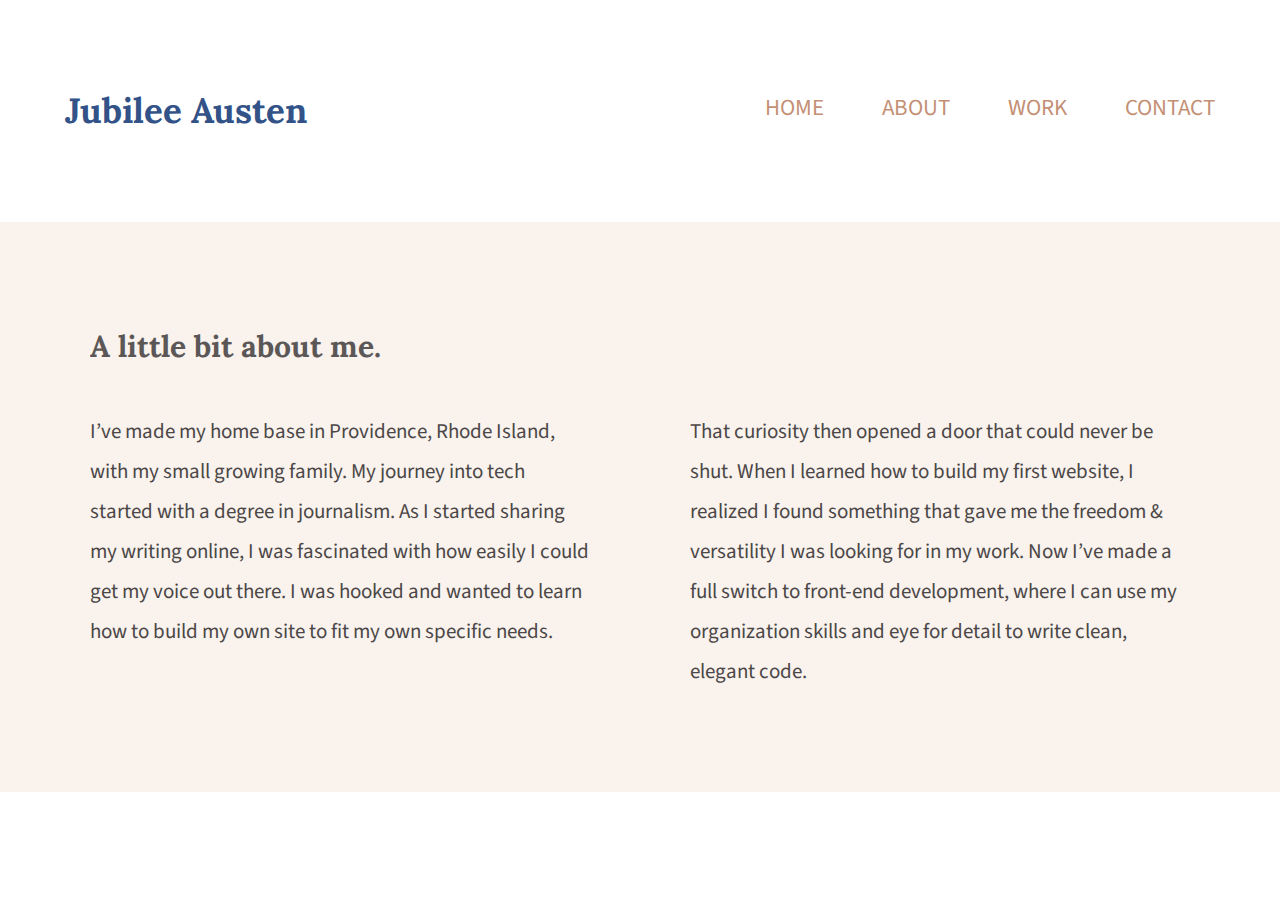
<file: about/index.html>
<!DOCTYPE html>
<html lang="en">
  <head>
     <meta charset="utf-8" />
    <title>Jubilee Austen | About</title>
    <link rel="stylesheet" href="../css/normalize.css" />
    <link rel="stylesheet" href="../css/main.css" />
    <link rel="preconnect" href="https://fonts.googleapis.com" />
    <link rel="preconnect" href="https://fonts.gstatic.com" crossorigin />
    <link
      href="https://fonts.googleapis.com/css2?family=Source+Sans+Pro:wght@400;700&display=swap"
      rel="stylesheet"
    />
    <link rel="preconnect" href="https://fonts.googleapis.com" />
    <link rel="preconnect" href="https://fonts.gstatic.com" crossorigin />
    <link
      href="https://fonts.googleapis.com/css2?family=Lora:wght@400;700&display=swap"
      rel="stylesheet"
    />
  </head>
  <body>
    <header>
      <div class="full-width">
        <div class="half-width">
          <h1>Jubilee Austen</h1>
        </div>
        <div class="half-width">
          <nav>
            <ul>
              <li><a href="../index.html">Home</a></li>
              <li><a href="index.html">About</a></li>
              <li><a href="../work/index.html">Work</a></li>
              <li><a href="../contact/index.html">Contact</a></li>
            </ul>
          </nav>
        </div>
      </header>
     <main>
    <section id="about">
      <div class="full-width">
        <h2>A little bit about me.</h2>
        <div class="half-width">
          <p>
            I’ve made my home base in Providence, Rhode Island, with my small
            growing family. My journey into tech started with a degree in
            journalism. As I started sharing my writing online, I was fascinated
            with how easily I could get my voice out there. I was hooked and
            wanted to learn how to build my own site to fit my own specific
            needs.
          </p>
        </div>
        <div class="half-width">
          <p>
            That curiosity then opened a door that could never be shut. When I
            learned how to build my first website, I realized I found something
            that gave me the freedom & versatility I was looking for in my work.
            Now I’ve made a full switch to front-end development, where I can
            use my organization skills and eye for detail to write clean,
            elegant code.
          </p>
        </div>
      </div>
    </section>
  </main>
</body>
</html>
</file>
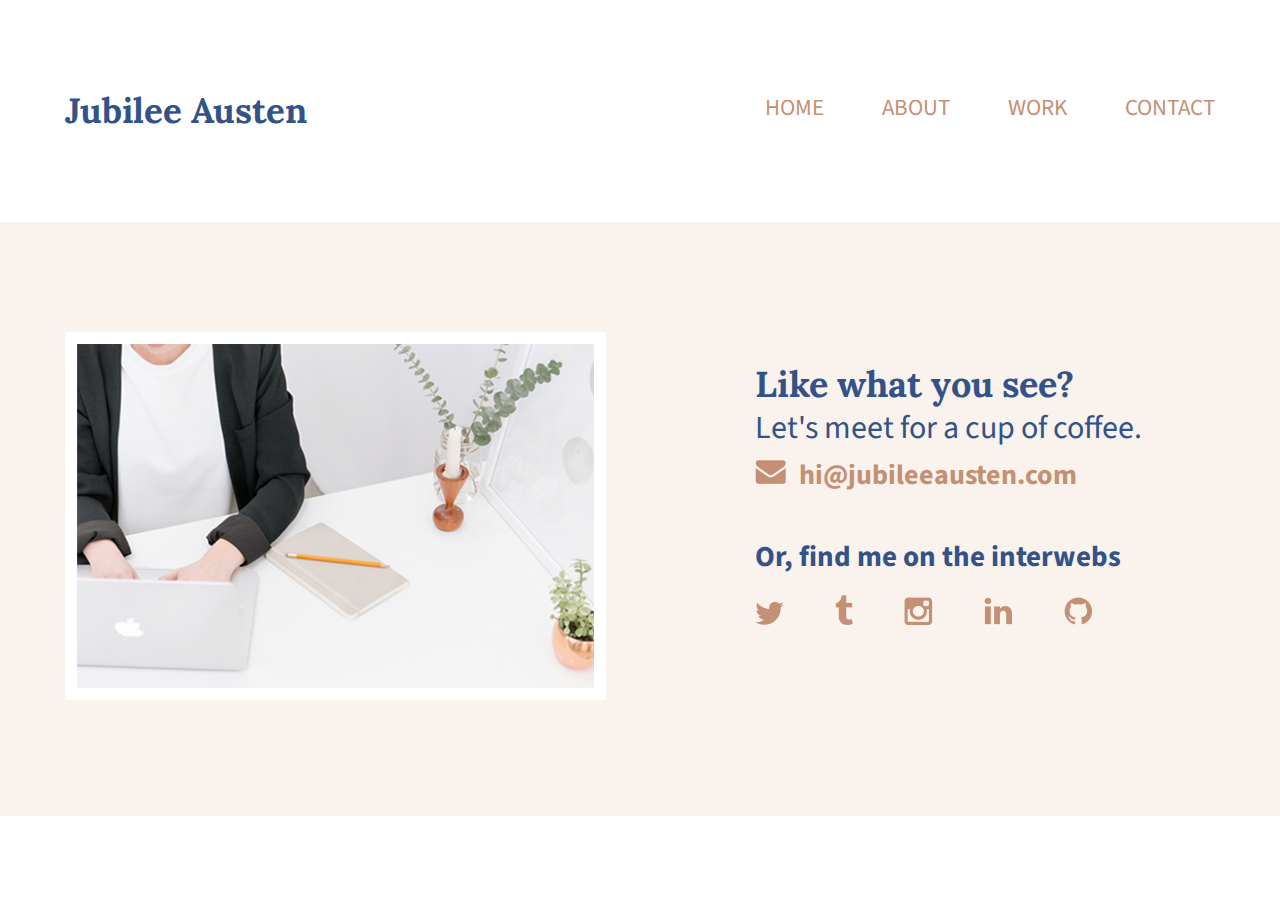
<file: contact/index.html>
<!DOCTYPE html>
<html lang="en">
  <head>
     <meta charset="utf-8" />
    <title>Jubilee Austen | Contact</title>
    <link rel="stylesheet" href="../css/normalize.css" />
    <link rel="stylesheet" href="../css/main.css" />
    <link rel="preconnect" href="https://fonts.googleapis.com" />
    <link rel="preconnect" href="https://fonts.gstatic.com" crossorigin />
    <link
      href="https://fonts.googleapis.com/css2?family=Source+Sans+Pro:wght@400;700&display=swap"
      rel="stylesheet"
    />
    <link rel="preconnect" href="https://fonts.googleapis.com" />
    <link rel="preconnect" href="https://fonts.gstatic.com" crossorigin />
    <link
      href="https://fonts.googleapis.com/css2?family=Lora:wght@400;700&display=swap"
      rel="stylesheet"
    />
  </head>
  <body>
    <header>
      <div class="full-width">
        <div class="half-width">
          <h1>Jubilee Austen</h1>
        </div>
        <div class="half-width">
          <nav>
            <ul>
              <li>
                <a href="../index.html">Home</a>
              </li>
              <li><a href="../about/index.html">About</a></li>
              <li><a href="../work/index.html">Work</a></li>
              <li><a href="index.html">Contact</a></li>
            </ul>
          </nav>
        </div>
    </header>
    <main>
      <footer id="contact">
        <div class="full-width">
          <div class="half-width">
            <img
              src="../img/contact-image.png"
              alt="At work, coding on laptop
            image"
              id="contact-img"
            />
          </div>
          <div class="half-width">
            <h2>Like what you see?</h2>
            <h3 id="email-header">Let's meet for a cup of coffee.</h3>
            <img src="../img/envelope.png" alt="Envelope icon" id="envelope" />
            <a href="mailto:hi@jubileeausten.com">hi@jubileeausten.com</a>
            <h3 id="socialmedia-header">Or, find me on the interwebs</h3>
            <ul>
              <li>
                <a href="" target="_blank"
                  ><img src="../img/twitter.png" alt="Twitter icon"
                /></a>
              </li>
              <li>
                <a href="" target="_blank"
                  ><img src="../img/tumblr.png" alt="Tumblr icon"
                /></a>
              </li>
              <li>
                <a href="" target="_blank"
                  ><img src="../img/instagram.png" alt="Instagram icon"
                /></a>
              </li>
              <li>
                <a href="" target="_blank"
                  ><img src="../img/linkedin.png" alt="Linkedin icon"
                /></a>
              </li>
              <li>
                <a href="" target="_blank"
                  ><img src="../img/github.png" alt="Github icon"
                /></a>
              </li>
            </ul>
          </div>
        </div>
      </footer>
    </main>
  </body>
</html>
</file>
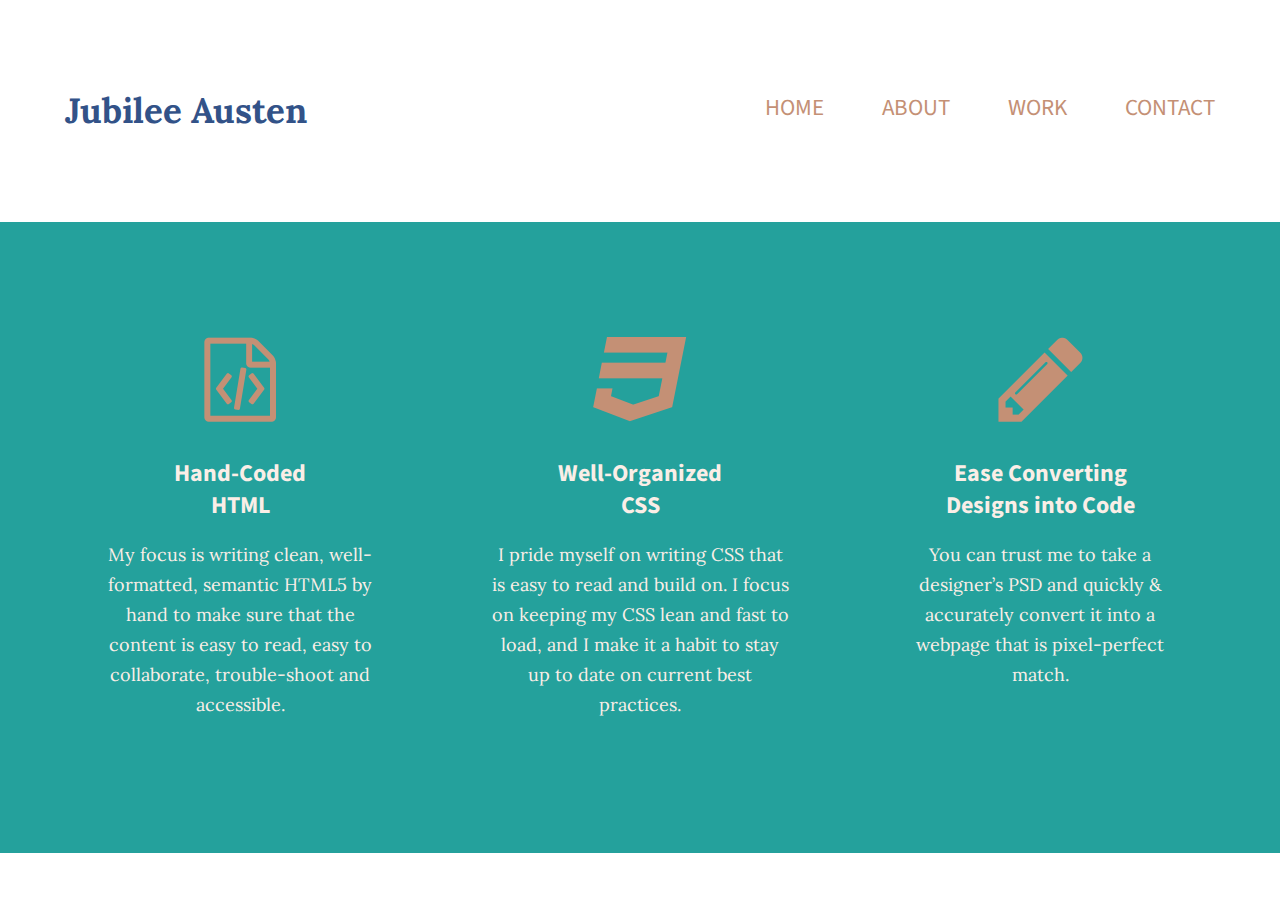
<file: work/index.html>
<!DOCTYPE html>
<html lang="en">
  <head>
     <meta charset="utf-8" />
    <title>Jubilee Austen | Work</title>
    <link rel="stylesheet" href="../css/normalize.css" />
    <link rel="stylesheet" href="../css/main.css" />
    <link rel="preconnect" href="https://fonts.googleapis.com" />
    <link rel="preconnect" href="https://fonts.gstatic.com" crossorigin />
    <link
      href="https://fonts.googleapis.com/css2?family=Source+Sans+Pro:wght@400;700&display=swap"
      rel="stylesheet"
    />
    <link rel="preconnect" href="https://fonts.googleapis.com" />
    <link rel="preconnect" href="https://fonts.gstatic.com" crossorigin />
    <link
      href="https://fonts.googleapis.com/css2?family=Lora:wght@400;700&display=swap"
      rel="stylesheet"
    />
  </head>
  <body>
    <main>
       <header>
      <div class="full-width">
        <div class="half-width">
          <h1>Jubilee Austen</h1>
        </div>
        <div class="half-width">
          <nav>
            <ul>
              <li><a href="../index.html">Home</a></li>
              <li><a href="../about/index.html">About</a></li>
              <li><a href="index.html">Work</a></li>
              <li><a href="../contact/index.html">Contact</a></li>
            </ul>
          </nav>
        </div>
      </header>
<body>
  <main>
    <section id="work">
      <div class="full-width">
        <div class="third-width">
          <img src="../img/html-icon.png" alt="HTML icon" />
          <h3>Hand-Coded HTML</h3>
          <p>
            My focus is writing clean, well-formatted, semantic HTML5 by hand to
            make sure that the content is easy to read, easy to collaborate,
            trouble-shoot and accessible.
          </p>
        </div>
        <div class="third-width">
          <img src="../img/css-icon.png" alt="CSS icon" />
          <h3>Well-Organized CSS</h3>
          <p>
            I pride myself on writing CSS that is easy to read and build on. I
            focus on keeping my CSS lean and fast to load, and I make it a habit
            to stay up to date on current best practices.
          </p>
        </div>
        <div class="third-width">
          <img src="../img/pencil-icon.png" alt="Pencil icon" />
          <h3>Ease Converting Designs into Code</h3>
          <p>
            You can trust me to take a designer’s PSD and quickly & accurately
            convert it into a webpage that is pixel-perfect match.
          </p>
        </div>
      </div>
    </section>
  </main>
</body>
</html>
</file>
<file: css/main.css>
/***** BASE STYLES *****/

body {
  color: #2b2b2b;
  font-family: "Source Sans Pro", sans-serif;
}

/***** GRID *****/

.full-width {
  margin: 0 auto;
  overflow: auto;
  width: 1200px;
}

.half-width {
  float: left;
  width: 600px;
}

.third-width {
  float: left;
  width: 400px;
}

/***** HEADER *****/

header.home {
  /* use a realtive url that starts with ../img/ because of where the image is located in relation to main.css, not index.html - main.css is inside css folder, while images are inside img folder */
  background: url("../img/full-background.png");
  background-position: center;
  background-size: cover;
  height: 800px;
}

header h1 {
  color: #325288;
  font-family: "Lora", serif;
  font-size: 35px;
  padding: 65px 0 65px 25px;
}

nav {
  float: right;
  padding: 75px 25px;
}

nav ul li {
  display: inline-block;
}

nav ul li a {
  color: #c49075;
  font-size: 23px;
  padding-left: 55px;
  text-decoration: none;
  text-transform: uppercase;
}

header h2 {
  clear: both;
  color: #356ac6;
  font-family: "Lora", serif;
  font-size: 72px;
  line-height: 80px;
  opacity: 0.8;
  padding: 20px 0 20px 25px;
  width: 1000px;
}

header h2 span {
  color: #4c4747;
}

/***** ABOUT *****/

#about {
  background: #f9f2ed;
}

#about .full-width {
  padding: 80px 0;
}

#about h2 {
  color: #4c4747;
  font-family: "Lora", serif;
  font-size: 30px;
  opacity: 0.9;
  padding-left: 50px;
}

#about p {
  color: #4c4747;
  font-size: 21px;
  line-height: 40px;
  padding-left: 50px;
  padding-right: 50px;
}

/***** WORK *****/

#work {
  background: #24a19c;
  text-align: center;
}

#work .full-width {
  padding: 115px 0;
}

#work img {
  padding-bottom: 30px;
}

#work h3 {
  color: #faeee7;
  font-size: 24px;
  font-weight: 700;
  line-height: 32px;
  margin: 0 auto;
  width: 190px;
}

#work p {
  color: #faeee7;
  font-family: "Lora", serif;
  font-size: 18px;
  line-height: 30px;
  padding: 0 50px;
}

/***** CONTACT *****/

#contact {
  /*background: #fcf7f4;*/
  background: #f9f2ed;
}

#contact .full-width {
  padding: 110px 0;
}

/* associated img tag needs to call #contact-img */

#contact img#contact-img {
  border: 12px solid #ffffff;
  margin-left: 25px;
}

#contact h2,
#contact #email-header,
#contact #socialmedia-header,
#contact ul {
  color: #325288;
  padding-left: 115px;
}

#contact #envelope {
  padding: 0 10px 0 115px;
}

#contact h2 {
  font-family: "Lora", serif;
  font-size: 36px;
  line-height: 44px;
}

#contact #email-header {
  font-size: 32px;
  font-weight: 400;
  line-height: 44px;
  margin: -30px 0 5px 0;
}

#contact #socialmedia-header {
  font-size: 29px;
  font-weight: bold;
  line-height: 44px;
  margin: 40px 0 0 0;
}

#contact a {
  color: #c49075;
  font-size: 28px;
  font-weight: bold;
  text-decoration: none;
}

#contact ul {
  list-style: none;
}

#contact ul li {
  display: inline-block;
}

#contact ul img {
  padding-right: 48px;
}
</file>
